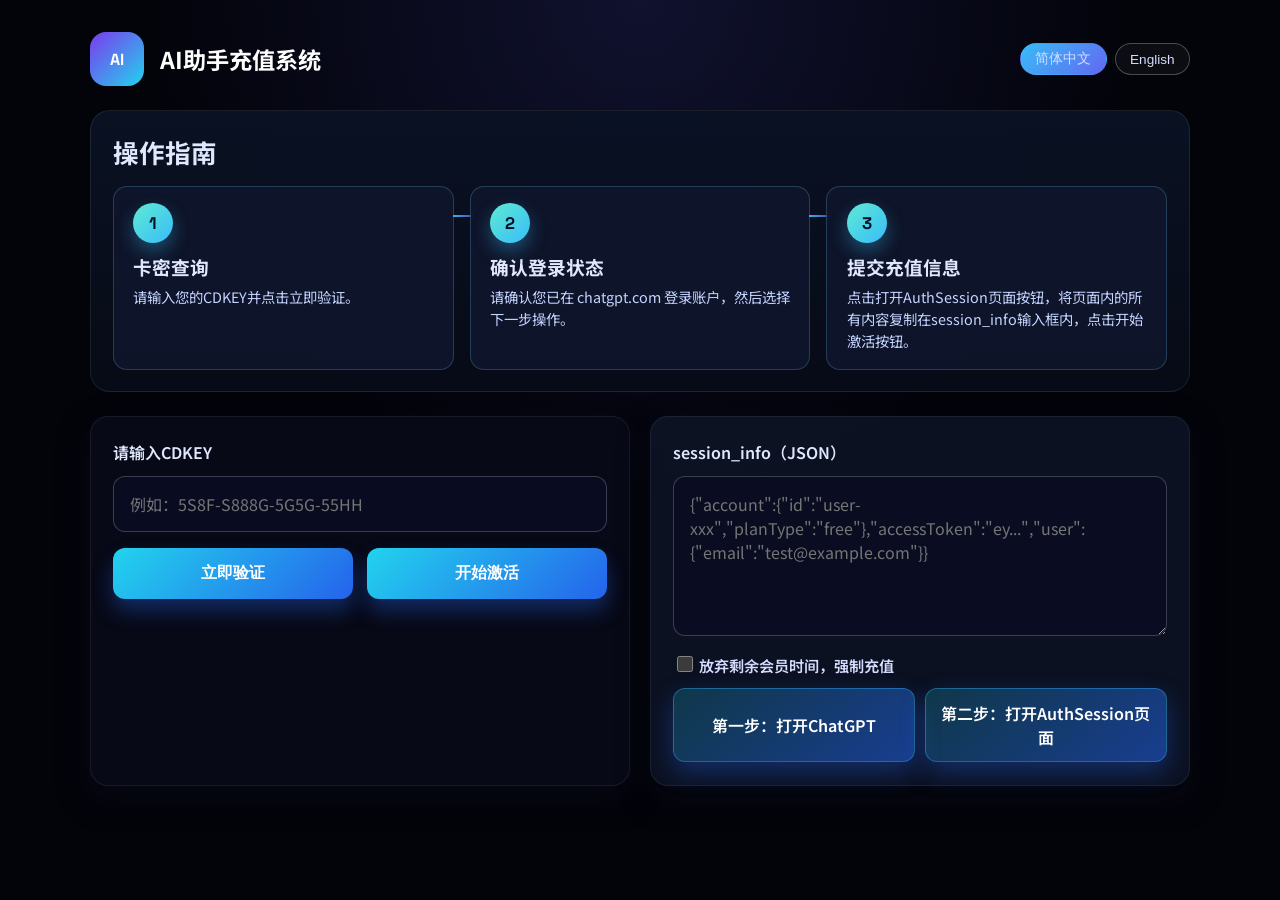
<file: index.html>
﻿<!doctype html>
<html lang="zh">
  <head>
    <meta charset="utf-8" />
    <meta name="viewport" content="width=device-width, initial-scale=1" />
    <title>AI助手充值系统</title>
    <link rel="preconnect" href="https://fonts.googleapis.com" />
    <link rel="preconnect" href="https://fonts.gstatic.com" crossorigin />
    <link
      href="https://fonts.googleapis.com/css2?family=Noto+Sans+SC:wght@400;500;700&family=Space+Grotesk:wght@500;700&display=swap"
      rel="stylesheet"
    />
    <link rel="stylesheet" href="styles.css?v=20260405a" />
  </head>
  <body>
    <div class="shell-pro">
      <header class="shell-pro__header">
        <div class="shell-pro__logo">
          <span class="logo-mark">AI</span>
          <strong data-i18n="brandTitle">AI助手充值系统</strong>
        </div>
        <div class="shell-pro__lang">
          <button class="lang active" type="button" data-lang="zh">简体中文</button>
          <button class="lang" type="button" data-lang="en">English</button>
        </div>
      </header>

      <section class="shell-pro__flow">
        <div class="flow-head">
          <h2 data-i18n="guideTitle">操作指南</h2>
        </div>
        <ol class="flow-list">
          <li class="flow-item">
            <span class="flow-num">1</span>
            <h3 data-i18n="guideStep1Title">卡密查询</h3>
            <p data-i18n="guideStep1Body">请输入您的CDKEY并点击立即验证。</p>
          </li>
          <li class="flow-item">
            <span class="flow-num">2</span>
            <h3 data-i18n="guideStep2Title">确认登录状态</h3>
            <p data-i18n="guideStep2Body">请确认您已在 chatgpt.com 登录账户，然后选择下一步操作。</p>
          </li>
          <li class="flow-item">
            <span class="flow-num">3</span>
            <h3 data-i18n="guideStep3Title">提交充值信息</h3>
            <p data-i18n="guideStep3Body">点击打开AuthSession页面按钮，将页面内的所有内容复制在session_info输入框内，点击开始激活按钮。</p>
          </li>
        </ol>
      </section>

      <section class="shell-pro__form">
        <div class="form-card">
          <label for="cdkey-input" data-i18n="cdkeyLabel">请输入CDKEY</label>
          <input
            id="cdkey-input"
            type="text"
            data-i18n-placeholder="cdkeyPlaceholder"
            placeholder="例如：5S8F-S888G-5G5G-55HH"
            maxlength="30"
            autocomplete="off"
          />
          <div class="button-row">
            <button id="check-button" type="button" data-i18n="checkButton">立即验证</button>
            <button id="activate-button" type="button" data-i18n="activateButton">开始激活</button>
          </div>
        </div>
        <div class="form-card form-card--secondary">
          <label for="session-info" data-i18n="sessionLabel">session_info（JSON）</label>
          <textarea
            id="session-info"
            rows="5"
            data-i18n-placeholder="sessionPlaceholder"
            placeholder='{"account":{"id":"user-xxx","planType":"free"},"accessToken":"ey...","user":{"email":"test@example.com"}}'
          ></textarea>
          <label class="option-check" for="force-recharge">
            <input id="force-recharge" type="checkbox" />
            <span data-i18n="forceRechargeLabel">放弃剩余会员时间，强制充值</span>
          </label>
          <div class="auth-actions">
            <a
              class="action-link"
              href="https://chatgpt.com/"
              target="_blank"
              rel="noopener noreferrer"
              data-i18n="openChatgpt"
              >打开 ChatGPT</a
            >
            <a
              class="action-link"
              href="https://chatgpt.com/api/auth/session"
              target="_blank"
              rel="noopener noreferrer"
              data-i18n="openAuthSession"
              >打开 AuthSession 页面</a
            >
          </div>
        </div>
      </section>

      <section class="shell-pro__status">
        <article id="check-result-card" class="is-hidden">
          <h2 data-i18n="checkResultTitle">查验结果</h2>
          <pre id="check-result">尚未请求</pre>
        </article>
        <article id="activate-result-card" class="is-hidden">
          <h2 data-i18n="activateResultTitle">激活结果</h2>
          <pre id="activate-result">尚未请求</pre>
        </article>
      </section>
    </div>

    <script>
      window.GPT_SHELL_CONFIG = {
        aliasApiBaseUrl: "https://alias-service.ccmyqs.workers.dev/v1/alias"
      };
    </script>
    <script type="module" src="app.js?v=20260405a"></script>
  </body>
</html>
</file>
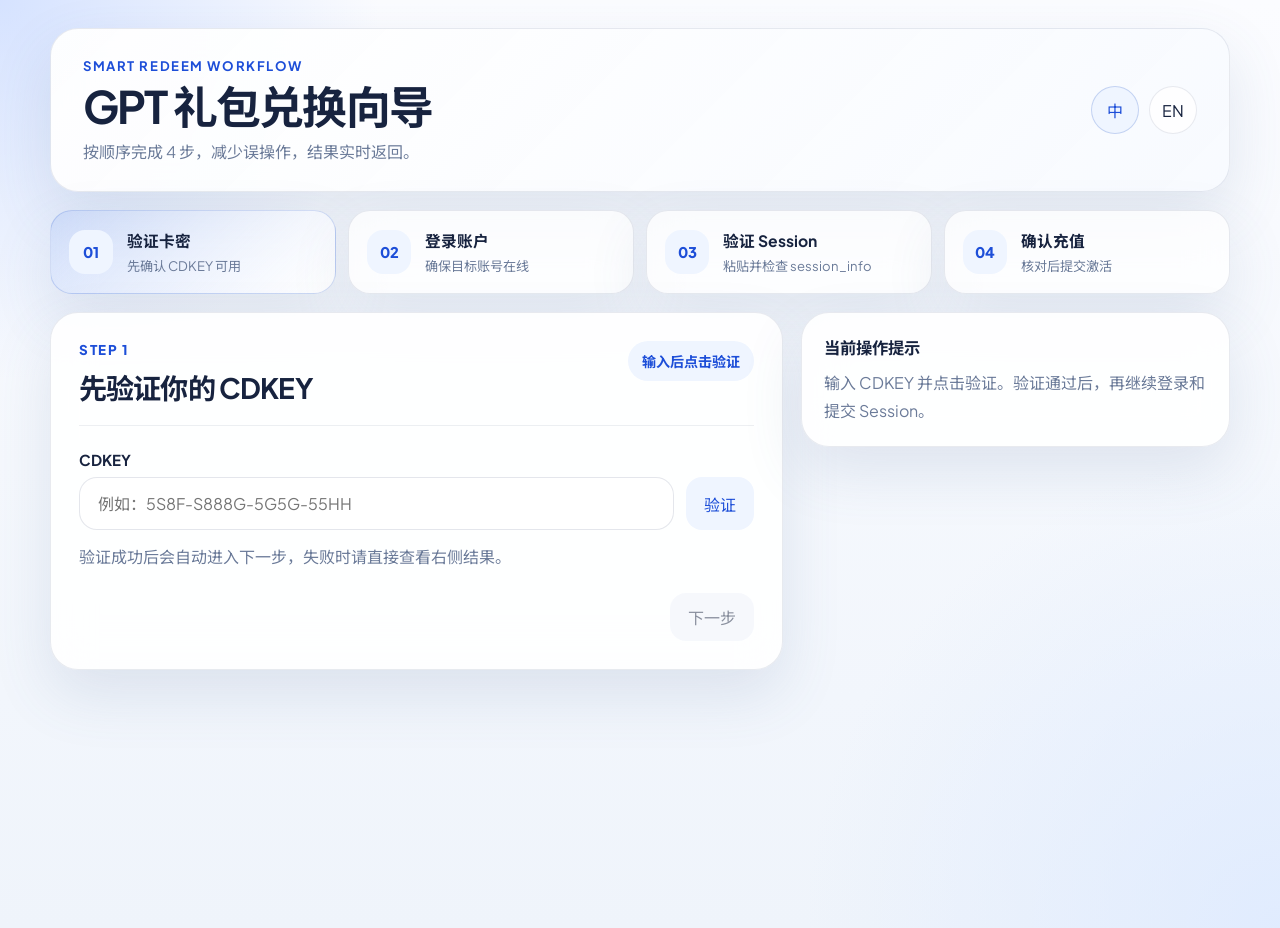
<file: site-b.html>
﻿<!doctype html>
<html lang="zh">
  <head>
    <meta charset="utf-8" />
    <meta name="viewport" content="width=device-width, initial-scale=1" />
    <title>GPT 礼包兑换向导</title>
    <link rel="preconnect" href="https://fonts.googleapis.com" />
    <link rel="preconnect" href="https://fonts.gstatic.com" crossorigin />
    <link
      href="https://fonts.googleapis.com/css2?family=Plus+Jakarta+Sans:wght@400;500;600;700;800&family=Noto+Sans+SC:wght@400;500;700&display=swap"
      rel="stylesheet"
    />
    <link rel="stylesheet" href="site-b.css?v=20260406b" />
  </head>
  <body>
    <div class="wizard-shell">
      <header class="wizard-topbar">
        <div>
          <p class="eyebrow" data-i18n="eyebrow">Smart Redeem Workflow</p>
          <h1 data-i18n="brandTitle">GPT 礼包兑换向导</h1>
          <p class="subline" data-i18n="heroSubline">按顺序完成 4 步，减少误操作，结果实时返回。</p>
        </div>
        <div class="topbar-actions">
          <div class="lang-switch">
            <button class="lang active" type="button" data-lang="zh">中</button>
            <button class="lang" type="button" data-lang="en">EN</button>
          </div>
        </div>
      </header>

      <section class="wizard-progress" aria-label="progress">
        <button class="progress-step is-active" type="button" data-step-target="1">
          <span class="progress-index">01</span>
          <span class="progress-copy">
            <strong data-i18n="step1NavTitle">验证卡密</strong>
            <small data-i18n="step1NavHint">先确认 CDKEY 可用</small>
          </span>
        </button>
        <button class="progress-step" type="button" data-step-target="2">
          <span class="progress-index">02</span>
          <span class="progress-copy">
            <strong data-i18n="step2NavTitle">登录账户</strong>
            <small data-i18n="step2NavHint">确保目标账号在线</small>
          </span>
        </button>
        <button class="progress-step" type="button" data-step-target="3">
          <span class="progress-index">03</span>
          <span class="progress-copy">
            <strong data-i18n="step3NavTitle">验证 Session</strong>
            <small data-i18n="step3NavHint">粘贴并检查 session_info</small>
          </span>
        </button>
        <button class="progress-step" type="button" data-step-target="4">
          <span class="progress-index">04</span>
          <span class="progress-copy">
            <strong data-i18n="step4NavTitle">确认充值</strong>
            <small data-i18n="step4NavHint">核对后提交激活</small>
          </span>
        </button>
      </section>

      <main class="wizard-layout">
        <section class="wizard-main card-panel">
          <div class="panel-head">
            <div>
              <p class="panel-step" id="step-kicker">STEP 1</p>
              <h2 id="step-title" data-i18n="step1Title">先验证你的 CDKEY</h2>
            </div>
            <span class="step-chip" id="step-chip" data-i18n="step1Chip">输入后点击验证</span>
          </div>

          <section class="step-pane is-active" data-step-pane="1">
            <label class="field-label" for="cdkey-input" data-i18n="cdkeyLabel">CDKEY</label>
            <div class="inline-field">
              <input
                id="cdkey-input"
                type="text"
                maxlength="30"
                autocomplete="off"
                data-i18n-placeholder="cdkeyPlaceholder"
                placeholder="例如：5S8F-S888G-5G5G-55HH"
              />
              <button id="check-button" type="button" class="action-button secondary" data-i18n="checkButton">
                验证
              </button>
            </div>
            <p class="inline-hint" data-i18n="step1Body">验证成功后会自动进入下一步，失败时请直接查看右侧结果。</p>
            <div class="step-actions single">
              <button class="action-button ghost" type="button" data-step-next="1" disabled data-role="after-check-next" data-i18n="nextStep">
                下一步
              </button>
            </div>
          </section>

          <section class="step-pane" data-step-pane="2">
            <div class="instruction-block">
              <h3 data-i18n="step2Title">保持目标账号已登录</h3>
              <p data-i18n="step2Body">先在新窗口打开 ChatGPT，确认要充值的账号已经登录，然后再继续下一步。</p>
            </div>
            <div class="button-row">
              <a
                class="action-button primary link-button"
                href="https://chatgpt.com/"
                target="_blank"
                rel="noopener noreferrer"
                data-i18n="openChatgpt"
                >打开 ChatGPT</a
              >
              <button class="action-button ghost" type="button" data-step-prev="2" data-i18n="backStep">上一步</button>
              <button class="action-button secondary" type="button" data-step-next="2" data-i18n="loggedInNext">已登录，继续</button>
            </div>
          </section>

          <section class="step-pane" data-step-pane="3">
            <div class="instruction-block compact">
              <h3 data-i18n="step3Title">提交并检查 session_info</h3>
              <p data-i18n="step3Body">打开 AuthSession 页面，把页面中的完整 JSON 内容复制到下面输入框，再点击验证 Session。</p>
            </div>
            <div class="button-row tight">
              <a
                class="action-button primary link-button"
                href="https://chatgpt.com/api/auth/session"
                target="_blank"
                rel="noopener noreferrer"
                data-i18n="openAuthSession"
                >打开 AuthSession</a
              >
            </div>
            <label class="field-label" for="session-info" data-i18n="sessionLabel">session_info</label>
            <textarea
              id="session-info"
              rows="8"
              data-i18n-placeholder="sessionPlaceholder"
              placeholder='{"account":{"id":"user-xxx","planType":"free"},"accessToken":"ey...","user":{"email":"test@example.com"}}'
            ></textarea>
            <div class="session-meta" id="session-meta" data-state="idle">
              <strong data-i18n="sessionMetaIdleTitle">尚未验证 Session</strong>
              <span data-i18n="sessionMetaIdleText">请粘贴完整 JSON 后点击下方按钮。</span>
            </div>
            <div class="step-actions">
              <button class="action-button ghost" type="button" data-step-prev="3" data-i18n="backStep">上一步</button>
              <button class="action-button secondary" type="button" id="session-validate-button" data-i18n="validateSessionButton">
                验证 Session
              </button>
              <button class="action-button ghost" type="button" data-step-next="3" disabled id="session-next-button" data-i18n="nextStep">
                下一步
              </button>
            </div>
          </section>

          <section class="step-pane" data-step-pane="4">
            <div class="instruction-block compact">
              <h3 data-i18n="step4Title">确认后提交激活</h3>
              <p data-i18n="step4Body">最后核对卡密与会话信息。需要覆盖剩余会员时，可以勾选强制充值。</p>
            </div>
            <div class="confirm-grid">
              <div class="confirm-card">
                <span data-i18n="confirmCdkey">当前 CDKEY</span>
                <strong id="confirm-cdkey">-</strong>
              </div>
              <div class="confirm-card">
                <span data-i18n="confirmSession">Session 状态</span>
                <strong id="confirm-session" data-i18n="sessionNotChecked">未验证</strong>
              </div>
            </div>
            <label class="toggle-line" for="force-recharge">
              <input id="force-recharge" type="checkbox" />
              <span data-i18n="forceRechargeLabel">放弃剩余会员时间，强制充值</span>
            </label>
            <div class="step-actions">
              <button class="action-button ghost" type="button" data-step-prev="4" data-i18n="backStep">上一步</button>
              <button id="activate-button" type="button" class="action-button primary" data-i18n="activateButton">
                开始激活
              </button>
            </div>
          </section>
        </section>

        <aside class="wizard-side">
          <section class="card-panel helper-panel">
            <h3 data-i18n="helperTitle">当前操作提示</h3>
            <p id="helper-copy" data-i18n="helperStep1">输入 CDKEY 并点击验证。验证通过后，再继续登录和提交 Session。</p>
          </section>

          <article class="card-panel result-card is-hidden" id="check-result-card">
            <div class="result-head">
              <h3 data-i18n="checkResultTitle">验证结果</h3>
              <span class="result-tag" data-i18n="step1ResultTag">Step 1</span>
            </div>
            <pre id="check-result">尚未请求</pre>
          </article>

          <article class="card-panel result-card is-hidden" id="activate-result-card">
            <div class="result-head">
              <h3 data-i18n="activateResultTitle">激活结果</h3>
              <span class="result-tag" data-i18n="step4ResultTag">Step 4</span>
            </div>
            <pre id="activate-result">尚未请求</pre>
          </article>
        </aside>
      </main>
    </div>

    <script>
      window.GPT_SHELL_CONFIG = {
        aliasApiBaseUrl: "https://alias-service.ccmyqs.workers.dev/v1/alias"
      };
    </script>
    <script type="module" src="site-b.js?v=20260406b"></script>
  </body>
</html>
</file>
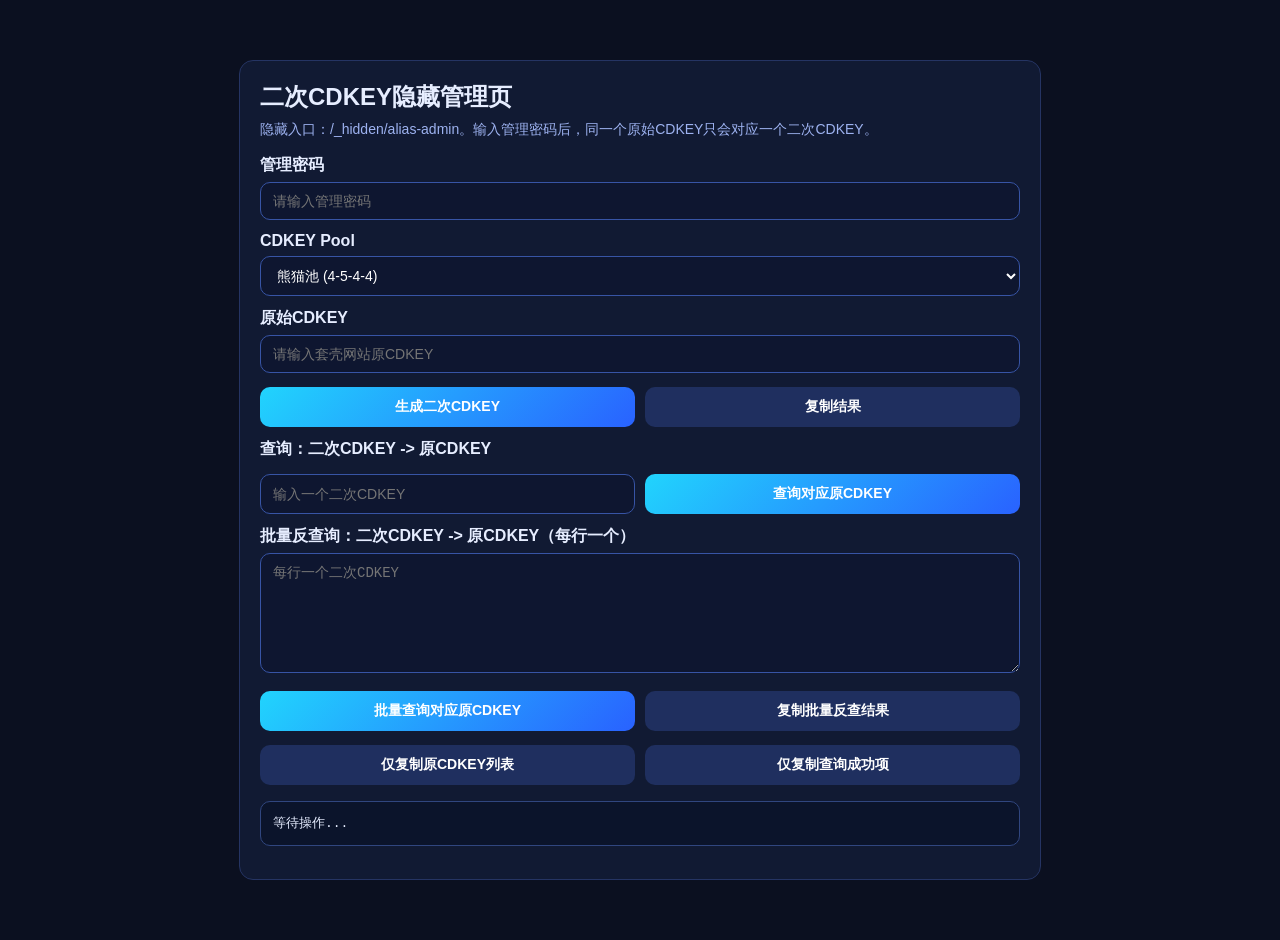
<file: alias-service/admin.html>
﻿<!doctype html>
<html lang="zh-CN">
  <head>
    <meta charset="UTF-8" />
    <meta name="viewport" content="width=device-width, initial-scale=1.0" />
    <title>Alias CDKEY Admin</title>
    <style>
      :root {
        color-scheme: dark;
        font-family: "Segoe UI", "PingFang SC", "Microsoft YaHei", sans-serif;
      }
      body {
        margin: 0;
        min-height: 100vh;
        background: #0b1020;
        color: #e6edff;
        display: grid;
        place-items: center;
        padding: 20px;
      }
      .panel {
        width: min(760px, 100%);
        background: #111a33;
        border: 1px solid #253463;
        border-radius: 14px;
        padding: 20px;
      }
      h1 {
        margin: 0 0 8px;
        font-size: 24px;
      }
      .hint {
        margin: 0 0 16px;
        color: #9db2f0;
        font-size: 14px;
      }
      label {
        display: block;
        margin: 12px 0 6px;
        font-weight: 600;
      }
      input,
      textarea,
      select,
      button {
        width: 100%;
        box-sizing: border-box;
      }
      input,
      textarea,
      select {
        border: 1px solid #3754a5;
        background: #0e1630;
        color: #fff;
        border-radius: 10px;
        padding: 10px 12px;
        font-size: 14px;
      }
      textarea {
        min-height: 120px;
        resize: vertical;
      }
      .row {
        display: grid;
        grid-template-columns: 1fr 1fr;
        gap: 10px;
        margin-top: 14px;
      }
      button {
        border: none;
        border-radius: 10px;
        padding: 11px 12px;
        font-size: 14px;
        font-weight: 700;
        cursor: pointer;
        color: #fff;
        background: linear-gradient(135deg, #21d4fd, #2962ff);
      }
      button.secondary {
        background: #1f2f5f;
      }
      .result {
        margin-top: 16px;
        border: 1px solid #30467f;
        background: #0b142b;
        border-radius: 10px;
        padding: 12px;
        white-space: pre-wrap;
        line-height: 1.5;
      }
      .error {
        color: #ff8ca8;
      }
      .ok {
        color: #83f5c0;
      }
    </style>
  </head>
  <body>
    <main class="panel">
      <h1>二次CDKEY隐藏管理页</h1>
      <p class="hint">隐藏入口：/_hidden/alias-admin。输入管理密码后，同一个原始CDKEY只会对应一个二次CDKEY。</p>

      <label for="password">管理密码</label>
      <input id="password" type="password" placeholder="请输入管理密码" autocomplete="off" />


      <label for="pool">CDKEY Pool</label>
      <select id="pool">
        <option value="A" selected>熊猫池 (4-5-4-4)</option>
        <option value="B">duolg池 (4-4-5-4)</option>
        <option value="C">ferri Pool (4-4-4-5)</option>
      </select>
      <label for="cdkey">原始CDKEY</label>
      <input id="cdkey" type="text" placeholder="请输入套壳网站原CDKEY" autocomplete="off" />

      <div class="row">
        <button id="create-btn" type="button">生成二次CDKEY</button>
        <button id="copy-btn" class="secondary" type="button">复制结果</button>
      </div>

      <label for="lookup-alias">查询：二次CDKEY -> 原CDKEY</label>
      <div class="row">
        <input id="lookup-alias" type="text" placeholder="输入一个二次CDKEY" autocomplete="off" />
        <button id="lookup-btn" type="button">查询对应原CDKEY</button>
      </div>

      <label for="lookup-alias-list">批量反查询：二次CDKEY -> 原CDKEY（每行一个）</label>
      <textarea id="lookup-alias-list" class="lookup-area" placeholder="每行一个二次CDKEY"></textarea>
      <div class="row">
        <button id="lookup-batch-btn" type="button">批量查询对应原CDKEY</button>
        <button id="copy-lookup-batch-btn" class="secondary" type="button">复制批量反查结果</button>
      </div>
      <div class="row">
        <button id="copy-lookup-originals-btn" class="secondary" type="button">仅复制原CDKEY列表</button>
        <button class="secondary" type="button" disabled>仅复制查询成功项</button>
      </div>

      <pre id="result" class="result">等待操作...</pre>
    </main>

    <script>
      const createBtn = document.getElementById("create-btn");
      const copyBtn = document.getElementById("copy-btn");
      const lookupBtn = document.getElementById("lookup-btn");
      const lookupBatchBtn = document.getElementById("lookup-batch-btn");
      const copyLookupBatchBtn = document.getElementById("copy-lookup-batch-btn");
      const copyLookupOriginalsBtn = document.getElementById("copy-lookup-originals-btn");
      const passwordInput = document.getElementById("password");
      const cdkeyInput = document.getElementById("cdkey");
      const lookupAliasInput = document.getElementById("lookup-alias");
      const lookupAliasListInput = document.getElementById("lookup-alias-list");
      const poolInput = document.getElementById("pool");
      const resultNode = document.getElementById("result");
      let lastAlias = "";
      let lastLookupBatchText = "";
      let lastLookupOriginalList = [];

      function showResult(text, ok) {
        resultNode.textContent = text;
        resultNode.classList.toggle("ok", !!ok);
        resultNode.classList.toggle("error", !ok);
      }

      createBtn.addEventListener("click", async () => {
        const adminPassword = passwordInput.value.trim();
        const cdkey = cdkeyInput.value.trim();

        if (!adminPassword) {
          showResult("请输入管理密码", false);
          return;
        }

        if (!cdkey) {
          showResult("请输入原始CDKEY", false);
          return;
        }

        createBtn.disabled = true;
        lastLookupBatchText = "";
        showResult("生成中...", true);

        try {
          const response = await fetch("/v1/admin/alias/create", {
            method: "POST",
            headers: {
              "Content-Type": "application/json",
              "X-Admin-Password": adminPassword,
            },
            body: JSON.stringify({ cdkey, pool: poolInput.value || "A" }),
          });

          const payload = await response.json();
          if (!response.ok || payload.success !== true) {
            showResult(payload.msg || "生成失败", false);
            return;
          }

          lastAlias = payload.data?.alias_cdkey || "";
          const created = payload.data?.created === true;
          showResult(`Done\nPool: ${payload.data?.pool || poolInput.value || "A"}\nOriginal CDKEY: ${cdkey}\nAlias CDKEY: ${lastAlias}\nStatus: ${created ? "Created" : "Exists"}`, true);
        } catch (error) {
          showResult(error.message || "请求失败", false);
        } finally {
          createBtn.disabled = false;
        }
      });

      lookupBtn.addEventListener("click", async () => {
        const adminPassword = passwordInput.value.trim();
        const aliasCdkey = lookupAliasInput.value.trim();

        if (!adminPassword) {
          showResult("请输入管理密码", false);
          return;
        }

        if (!aliasCdkey) {
          showResult("请输入二次CDKEY", false);
          return;
        }

        lookupBtn.disabled = true;
        lastLookupBatchText = "";
        lastLookupOriginalList = [];
        showResult("查询中...", true);

        try {
          const response = await fetch("/v1/admin/alias/lookup", {
            method: "POST",
            headers: {
              "Content-Type": "application/json",
              "X-Admin-Password": adminPassword,
            },
            body: JSON.stringify({ alias_cdkey: aliasCdkey }),
          });

          const payload = await response.json();
          if (!response.ok || payload.success !== true) {
            showResult(payload.msg || "查询失败", false);
            return;
          }

          const item = payload.data || {};
          showResult(`Lookup ok\nPool: ${item.pool || ""}\nAlias CDKEY: ${item.alias_cdkey || ""}\nOriginal CDKEY: ${item.cdkey || ""}`, true);
        } catch (error) {
          showResult(error.message || "请求失败", false);
        } finally {
          lookupBtn.disabled = false;
        }
      });

      lookupBatchBtn.addEventListener("click", async () => {
        const adminPassword = passwordInput.value.trim();
        const aliasCdkeysText = lookupAliasListInput.value.trim();

        if (!adminPassword) {
          showResult("请输入管理密码", false);
          return;
        }

        if (!aliasCdkeysText) {
          showResult("请输入二次CDKEY列表", false);
          return;
        }

        lookupBatchBtn.disabled = true;
        showResult("批量查询中...", true);

        try {
          const response = await fetch("/v1/admin/alias/lookup-from-list", {
            method: "POST",
            headers: {
              "Content-Type": "application/json",
              "X-Admin-Password": adminPassword,
            },
            body: JSON.stringify({ alias_cdkeys_text: aliasCdkeysText }),
          });

          const payload = await response.json();
          if (!response.ok || payload.success !== true) {
            showResult(payload.msg || "批量查询失败", false);
            return;
          }

          const items = payload.data?.items || [];
          const rows = items.map((item) => {
            const alias = item.alias_cdkey || "";
            const original = item.cdkey || "";
            const pool = item.pool ? ` [${item.pool}]` : "";
            return `${alias} => ${original}${pool} [${item.found ? "Found" : "NotFound"}]`;
          });
          lastLookupBatchText = rows.join("\n");
          lastLookupOriginalList = items.filter((item) => item.found && item.cdkey).map((item) => item.cdkey);
          showResult(`Lookup batch done\nCount: ${payload.data?.count || items.length}\nFound: ${payload.data?.found_count || 0}\nMissing: ${payload.data?.missing_count || 0}\n\n${lastLookupBatchText}`, true);
        } catch (error) {
          showResult(error.message || "请求失败", false);
        } finally {
          lookupBatchBtn.disabled = false;
        }
      });

      copyBtn.addEventListener("click", async () => {
        if (!lastAlias) {
          showResult("暂无可复制的二次CDKEY", false);
          return;
        }

        try {
          await navigator.clipboard.writeText(lastAlias);
          showResult(`Copied: ${lastAlias}`, true);
        } catch {
          showResult(`Copy failed, copy manually: ${lastAlias}`, false);
        }
      });

      copyLookupBatchBtn.addEventListener("click", async () => {
        if (!lastLookupBatchText) {
          showResult("暂无可复制批量反查结果", false);
          return;
        }

        try {
          await navigator.clipboard.writeText(lastLookupBatchText);
          showResult("已复制批量反查结果", true);
        } catch {
          showResult(`复制失败，请手动复制\n${lastLookupBatchText}`, false);
        }
      });

      copyLookupOriginalsBtn.addEventListener("click", async () => {
        if (!lastLookupOriginalList.length) {
          showResult("暂无可复制原CDKEY列表", false);
          return;
        }

        const out = lastLookupOriginalList.join("\n");
        try {
          await navigator.clipboard.writeText(out);
          showResult(`已复制原CDKEY列表，共 ${lastLookupOriginalList.length} 个`, true);
        } catch {
          showResult(`复制失败，请手动复制\n${out}`, false);
        }
      });
    </script>
  </body>
</html>
</file>
<file: styles.css>
﻿:root {
  color-scheme: dark;
  font-family: "Noto Sans SC", "Space Grotesk", system-ui, sans-serif;
  background-color: #04030a;
  color: #e0e8ff;
}

* {
  box-sizing: border-box;
}

body {
  margin: 0;
  min-height: 100vh;
  background: radial-gradient(circle at top, rgba(90, 103, 255, 0.15), transparent 45%) #03030a;
  display: flex;
  justify-content: center;
  padding: 2rem;
}

.shell-pro {
  width: min(1100px, 100%);
  display: flex;
  flex-direction: column;
  gap: 1.5rem;
  margin: 0 auto;
}

.shell-pro__header {
  display: flex;
  justify-content: space-between;
  align-items: center;
  gap: 1rem;
  flex-wrap: wrap;
}

.shell-pro__logo {
  display: flex;
  align-items: center;
  gap: 1rem;
  color: #fefefe;
}

.logo-mark {
  width: 54px;
  height: 54px;
  border-radius: 16px;
  background: linear-gradient(135deg, #7c3aed, #22d3ee);
  display: grid;
  place-items: center;
  font-weight: 700;
  font-family: "Space Grotesk", sans-serif;
}

.shell-pro__logo strong {
  font-size: clamp(1.2rem, 2vw, 1.45rem);
}

.shell-pro__lang {
  display: flex;
  gap: 0.5rem;
}

.lang {
  border: 1px solid rgba(255, 255, 255, 0.25);
  background: rgba(255, 255, 255, 0.04);
  color: #d6dcff;
  padding: 0.35rem 0.9rem;
  border-radius: 999px;
  font-size: 0.85rem;
  cursor: pointer;
  flex: 0 0 auto;
  box-shadow: none;
  transition: none;
}

.lang.active {
  background: linear-gradient(135deg, #38bdf8, #6366f1);
  border-color: transparent;
}

.action-link {
  display: inline-grid;
  place-items: center;
  text-decoration: none;
  text-align: center;
  padding: 0.75rem 0.95rem;
  border-radius: 12px;
  font-weight: 600;
  color: #fff;
  border: 1px solid rgba(56, 189, 248, 0.35);
  background: linear-gradient(140deg, rgba(34, 211, 238, 0.2), rgba(37, 99, 235, 0.55));
  box-shadow: 0 10px 24px rgba(37, 99, 235, 0.35);
}

.action-link:active {
  transform: translateY(1px);
}

.shell-pro__flow {
  border-radius: 20px;
  border: 1px solid rgba(255, 255, 255, 0.08);
  background: linear-gradient(180deg, rgba(10, 18, 36, 0.95), rgba(8, 12, 24, 0.9));
  padding: 1.35rem;
}

.flow-head h2 {
  margin: 0;
  font-size: clamp(1.2rem, 2.2vw, 1.6rem);
}

.flow-list {
  list-style: none;
  margin: 1rem 0 0;
  padding: 0;
  display: grid;
  grid-template-columns: repeat(3, minmax(0, 1fr));
  gap: 1rem;
}

.flow-item {
  position: relative;
  padding: 1rem 1rem 1rem 1.2rem;
  border-radius: 14px;
  border: 1px solid rgba(125, 211, 252, 0.22);
  background: rgba(15, 22, 44, 0.88);
  min-height: 160px;
  display: flex;
  flex-direction: column;
  justify-content: flex-start;
}

.flow-item:not(:last-child)::after {
  content: "";
  position: absolute;
  top: 28px;
  right: -20px;
  width: 20px;
  height: 2px;
  background: linear-gradient(90deg, rgba(56, 189, 248, 0.95), rgba(99, 102, 241, 0.7));
}

.flow-num {
  width: 40px;
  height: 40px;
  border-radius: 999px;
  display: grid;
  place-items: center;
  font-family: "Space Grotesk", sans-serif;
  font-weight: 700;
  font-size: 1.05rem;
  color: #041026;
  background: linear-gradient(135deg, #5eead4, #38bdf8);
  box-shadow: 0 8px 18px rgba(56, 189, 248, 0.35);
}

.flow-item h3 {
  margin: 0.65rem 0 0.35rem;
}

.flow-item p {
  margin: 0;
  color: #c5d4ff;
  line-height: 1.55;
  font-size: 0.9rem;
}

.shell-pro__form {
  display: grid;
  grid-template-columns: repeat(auto-fit, minmax(280px, 1fr));
  gap: 1.25rem;
}

.form-card {
  padding: 1.4rem;
  border-radius: 18px;
  background: rgba(8, 11, 24, 0.9);
  border: 1px solid rgba(255, 255, 255, 0.07);
  box-shadow: 0 12px 30px rgba(7, 10, 21, 0.65);
}

.form-card--secondary {
  background: rgba(15, 23, 42, 0.75);
}

.form-card label {
  font-weight: 600;
  display: block;
  margin-bottom: 0.75rem;
}

.form-card input,
.form-card textarea {
  width: 100%;
  border-radius: 12px;
  border: 1px solid rgba(255, 255, 255, 0.2);
  background: rgba(10, 14, 35, 0.9);
  padding: 0.95rem;
  font-size: 1rem;
  color: #fff;
  font-family: inherit;
}

.form-card textarea {
  resize: vertical;
  min-height: 160px;
}

.option-check {
  margin-top: 0.75rem;
  display: inline-flex;
  align-items: center;
  gap: 0.55rem;
  color: #d6dcff;
  font-size: 0.95rem;
}

.option-check input[type="checkbox"] {
  width: 16px;
  height: 16px;
  accent-color: #38bdf8;
}

.auth-actions {
  margin-top: 0.8rem;
  display: grid;
  grid-template-columns: repeat(2, minmax(150px, 1fr));
  gap: 0.6rem;
}

.button-row {
  margin-top: 1rem;
  display: flex;
  gap: 0.9rem;
}

.button-row button {
  flex: 1;
  padding: 0.95rem 1.2rem;
  border: none;
  border-radius: 12px;
  font-weight: 600;
  font-size: 1rem;
  cursor: pointer;
  color: #fff;
  background: linear-gradient(135deg, #22d3ee, #2563eb);
  transition: transform 0.2s ease, box-shadow 0.2s ease;
  box-shadow: 0 12px 20px rgba(37, 99, 235, 0.35);
}

.button-row button:active {
  transform: translateY(2px);
}

.button-row button[disabled] {
  opacity: 0.5;
  cursor: not-allowed;
  box-shadow: none;
}

.shell-pro__status {
  display: grid;
  grid-template-columns: repeat(auto-fit, minmax(280px, 1fr));
  gap: 1rem;
}

.shell-pro__status article {
  background: rgba(8, 11, 24, 0.9);
  border-radius: 16px;
  border: 1px solid rgba(255, 255, 255, 0.07);
  padding: 1.2rem;
}

.shell-pro__status article.is-hidden {
  display: none;
}

.shell-pro__status article.is-visible {
  display: block;
  animation: result-pop 0.28s ease-out;
}

.shell-pro__status h2 {
  margin: 0 0 0.6rem;
  font-size: 1.1rem;
}

.shell-pro__status pre {
  margin: 0;
  white-space: pre-wrap;
  font-family: "Space Grotesk", "JetBrains Mono", monospace;
  background: rgba(255, 255, 255, 0.03);
  border-radius: 10px;
  padding: 0.9rem;
  min-height: 120px;
  color: #d6dcff;
}

@keyframes result-pop {
  from {
    opacity: 0;
    transform: translateY(10px);
  }
  to {
    opacity: 1;
    transform: translateY(0);
  }
}

@media (max-width: 640px) {
  body {
    padding: 1rem;
  }

  .shell-pro__logo {
    width: 100%;
  }

  .shell-pro__lang {
    width: 100%;
    justify-content: flex-start;
  }

  .shell-pro__flow {
    padding: 1rem;
  }

  .flow-list {
    grid-template-columns: 1fr;
  }

  .flow-item:not(:last-child)::after {
    top: auto;
    bottom: -10px;
    right: auto;
    left: calc(50% - 1px);
    width: 2px;
    height: 10px;
    background: linear-gradient(180deg, rgba(56, 189, 248, 0.95), rgba(99, 102, 241, 0.65));
  }

  .form-card {
    padding: 1rem;
  }

  .auth-actions {
    grid-template-columns: 1fr;
  }

  .button-row {
    flex-direction: column;
  }
}
</file>
<file: site-b.css>
﻿:root {
  --bg: #f5f7fb;
  --panel: rgba(255, 255, 255, 0.9);
  --panel-strong: #ffffff;
  --line: rgba(33, 55, 96, 0.1);
  --line-strong: rgba(39, 86, 197, 0.2);
  --text: #17233f;
  --muted: #6b7b99;
  --accent: #2563eb;
  --accent-strong: #1d4ed8;
  --accent-soft: #eff5ff;
  --success: #dcfff0;
  --success-text: #0f8a4b;
  --danger: #fff0f0;
  --danger-text: #b42318;
  --shadow: 0 24px 60px rgba(80, 104, 152, 0.14);
}

* {
  box-sizing: border-box;
}

body {
  margin: 0;
  min-height: 100vh;
  font-family: "Plus Jakarta Sans", "Noto Sans SC", sans-serif;
  color: var(--text);
  background:
    radial-gradient(circle at top left, rgba(191, 211, 255, 0.62), transparent 24%),
    radial-gradient(circle at bottom right, rgba(220, 233, 255, 0.78), transparent 30%),
    linear-gradient(180deg, #fbfcff, #eff4fb);
}

button,
input,
textarea {
  font: inherit;
}

button {
  border: 0;
}

.wizard-shell {
  width: min(1180px, calc(100% - 40px));
  margin: 28px auto 40px;
}

.wizard-topbar,
.card-panel,
.progress-step {
  backdrop-filter: blur(20px);
}

.wizard-topbar {
  display: flex;
  align-items: center;
  justify-content: space-between;
  gap: 24px;
  padding: 28px 32px;
  border: 1px solid var(--line);
  border-radius: 28px;
  background: linear-gradient(135deg, rgba(255, 255, 255, 0.94), rgba(247, 250, 255, 0.9));
  box-shadow: var(--shadow);
}

.eyebrow {
  margin: 0 0 8px;
  font-size: 0.82rem;
  font-weight: 700;
  letter-spacing: 0.12em;
  text-transform: uppercase;
  color: var(--accent-strong);
}

.wizard-topbar h1 {
  margin: 0;
  font-size: clamp(2rem, 3.5vw, 3rem);
  line-height: 1.06;
  letter-spacing: -0.04em;
}

.subline {
  margin: 10px 0 0;
  color: var(--muted);
  font-size: 1rem;
}

.topbar-actions,
.lang-switch {
  display: flex;
  align-items: center;
  gap: 10px;
}

.lang {
  min-width: 48px;
  height: 48px;
  border-radius: 999px;
  border: 1px solid var(--line);
  background: rgba(255, 255, 255, 0.85);
  color: var(--text);
  cursor: pointer;
}

.lang.active {
  border-color: rgba(39, 86, 197, 0.22);
  background: var(--accent-soft);
  color: var(--accent-strong);
}

.wizard-progress {
  margin-top: 18px;
  display: grid;
  grid-template-columns: repeat(4, 1fr);
  gap: 12px;
}

.progress-step {
  display: flex;
  align-items: center;
  gap: 14px;
  padding: 18px;
  border: 1px solid var(--line);
  border-radius: 22px;
  background: rgba(255, 255, 255, 0.72);
  color: inherit;
  text-align: left;
  cursor: pointer;
  box-shadow: var(--shadow);
}

.progress-step.is-active {
  border-color: var(--line-strong);
  background: linear-gradient(135deg, rgba(37, 99, 235, 0.12), rgba(255, 255, 255, 0.96));
}

.progress-step.is-complete .progress-index {
  background: linear-gradient(135deg, #2ccf85, #1da86a);
  color: #fff;
}

.progress-index {
  width: 44px;
  height: 44px;
  border-radius: 16px;
  display: grid;
  place-items: center;
  flex: 0 0 auto;
  background: var(--accent-soft);
  color: var(--accent-strong);
  font-size: 0.92rem;
  font-weight: 800;
}

.progress-copy {
  display: grid;
  gap: 4px;
}

.progress-copy strong {
  font-size: 0.98rem;
}

.progress-copy small {
  color: var(--muted);
  font-size: 0.82rem;
}

.wizard-layout {
  margin-top: 18px;
  display: grid;
  grid-template-columns: minmax(0, 1.4fr) minmax(320px, 0.82fr);
  gap: 18px;
}

.card-panel {
  border: 1px solid var(--line);
  border-radius: 28px;
  background: var(--panel);
  box-shadow: var(--shadow);
}

.wizard-main {
  padding: 28px;
}

.panel-head {
  display: flex;
  align-items: flex-start;
  justify-content: space-between;
  gap: 18px;
  padding-bottom: 18px;
  border-bottom: 1px solid rgba(33, 55, 96, 0.08);
}

.panel-step {
  margin: 0 0 8px;
  color: var(--accent-strong);
  font-size: 0.84rem;
  font-weight: 800;
  letter-spacing: 0.12em;
}

.panel-head h2 {
  margin: 0;
  font-size: clamp(1.45rem, 2.2vw, 1.9rem);
  letter-spacing: -0.03em;
}

.step-chip {
  padding: 10px 14px;
  border-radius: 999px;
  background: var(--accent-soft);
  color: var(--accent-strong);
  font-size: 0.88rem;
  font-weight: 700;
  white-space: nowrap;
}

.step-pane {
  display: none;
  padding-top: 24px;
}

.step-pane.is-active {
  display: block;
}

.field-label {
  display: block;
  margin-bottom: 8px;
  font-size: 0.94rem;
  font-weight: 700;
}

.inline-field {
  display: grid;
  grid-template-columns: minmax(0, 1fr) auto;
  gap: 12px;
}

input,
textarea {
  width: 100%;
  border-radius: 18px;
  border: 1px solid rgba(33, 55, 96, 0.12);
  background: var(--panel-strong);
  color: var(--text);
  padding: 15px 18px;
  outline: none;
  transition: border-color 120ms ease, box-shadow 120ms ease;
}

input:focus,
textarea:focus {
  border-color: rgba(37, 99, 235, 0.32);
  box-shadow: 0 0 0 4px rgba(37, 99, 235, 0.08);
}

textarea {
  min-height: 188px;
  resize: vertical;
}

.inline-hint {
  margin: 14px 0 0;
  color: var(--muted);
  line-height: 1.65;
}

.instruction-block h3 {
  margin: 0 0 8px;
  font-size: 1.18rem;
}

.instruction-block p {
  margin: 0;
  color: var(--muted);
  line-height: 1.7;
}

.instruction-block.compact {
  margin-bottom: 18px;
}

.button-row,
.step-actions {
  display: flex;
  flex-wrap: wrap;
  gap: 12px;
}

.button-row {
  margin-top: 22px;
}

.button-row.tight {
  margin-top: 0;
  margin-bottom: 18px;
}

.step-actions {
  margin-top: 22px;
}

.step-actions.single {
  justify-content: flex-end;
}

.action-button {
  min-height: 48px;
  padding: 0 18px;
  border-radius: 16px;
  cursor: pointer;
  display: inline-flex;
  align-items: center;
  justify-content: center;
  gap: 8px;
  text-decoration: none;
  transition: transform 120ms ease, box-shadow 120ms ease, opacity 120ms ease;
}

.action-button:hover:not(:disabled) {
  transform: translateY(-1px);
}

.action-button:disabled {
  cursor: not-allowed;
  opacity: 0.5;
}

.action-button.primary {
  color: #fff;
  background: linear-gradient(135deg, var(--accent), var(--accent-strong));
  box-shadow: 0 18px 34px rgba(37, 99, 235, 0.22);
}

.action-button.secondary {
  color: var(--accent-strong);
  background: var(--accent-soft);
}

.action-button.ghost {
  color: var(--text);
  background: rgba(230, 236, 248, 0.7);
}

.link-button {
  min-width: 152px;
}

.session-meta {
  margin-top: 14px;
  display: grid;
  gap: 6px;
  padding: 16px 18px;
  border-radius: 18px;
  background: rgba(243, 247, 255, 0.88);
  border: 1px solid rgba(37, 99, 235, 0.1);
}

.session-meta strong {
  font-size: 0.95rem;
}

.session-meta span {
  color: var(--muted);
  line-height: 1.55;
}

.session-meta[data-state="valid"] {
  background: var(--success);
  color: var(--success-text);
  border-color: rgba(24, 160, 92, 0.14);
}

.session-meta[data-state="valid"] span,
.session-meta[data-state="valid"] strong {
  color: var(--success-text);
}

.session-meta[data-state="invalid"] {
  background: var(--danger);
  border-color: rgba(180, 35, 24, 0.12);
}

.session-meta[data-state="invalid"] span,
.session-meta[data-state="invalid"] strong {
  color: var(--danger-text);
}

.confirm-grid {
  display: grid;
  grid-template-columns: repeat(2, minmax(0, 1fr));
  gap: 12px;
}

.confirm-card {
  padding: 18px;
  border-radius: 20px;
  border: 1px solid rgba(33, 55, 96, 0.08);
  background: rgba(248, 250, 255, 0.88);
}

.confirm-card span {
  display: block;
  color: var(--muted);
  margin-bottom: 8px;
  font-size: 0.88rem;
}

.confirm-card strong {
  font-size: 1rem;
  word-break: break-word;
}

.toggle-line {
  margin-top: 18px;
  display: inline-flex;
  align-items: center;
  gap: 10px;
  color: var(--muted);
}

.toggle-line input {
  width: 18px;
  height: 18px;
  padding: 0;
}

.wizard-side {
  display: grid;
  align-content: start;
  gap: 18px;
}

.helper-panel,
.result-card {
  padding: 22px;
}

.helper-panel h3,
.result-head h3 {
  margin: 0 0 10px;
  font-size: 1.02rem;
}

.helper-panel p {
  margin: 0;
  color: var(--muted);
  line-height: 1.7;
}

.result-head {
  display: flex;
  align-items: center;
  justify-content: space-between;
  gap: 12px;
}

.result-tag {
  padding: 8px 12px;
  border-radius: 999px;
  background: var(--accent-soft);
  color: var(--accent-strong);
  font-size: 0.78rem;
  font-weight: 700;
}

.result-card pre {
  margin: 16px 0 0;
  min-height: 120px;
  max-height: 320px;
  overflow: auto;
  padding: 16px;
  border-radius: 18px;
  border: 1px solid rgba(33, 55, 96, 0.08);
  background: rgba(248, 250, 255, 0.88);
  white-space: pre-wrap;
  line-height: 1.6;
}

.is-hidden {
  display: none;
}

.is-visible {
  display: block;
}

@media (max-width: 1080px) {
  .wizard-progress {
    grid-template-columns: repeat(2, 1fr);
  }

  .wizard-layout {
    grid-template-columns: 1fr;
  }
}

@media (max-width: 720px) {
  .wizard-shell {
    width: min(100% - 24px, 100%);
    margin-top: 14px;
  }

  .wizard-topbar,
  .wizard-main,
  .helper-panel,
  .result-card {
    padding: 20px;
  }

  .wizard-progress {
    grid-template-columns: 1fr;
  }

  .progress-step {
    padding: 16px;
  }

  .inline-field,
  .confirm-grid {
    grid-template-columns: 1fr;
  }

  .action-button,
  .link-button {
    width: 100%;
  }

  .step-chip {
    white-space: normal;
  }

  .panel-head {
    flex-direction: column;
  }
}
</file>
